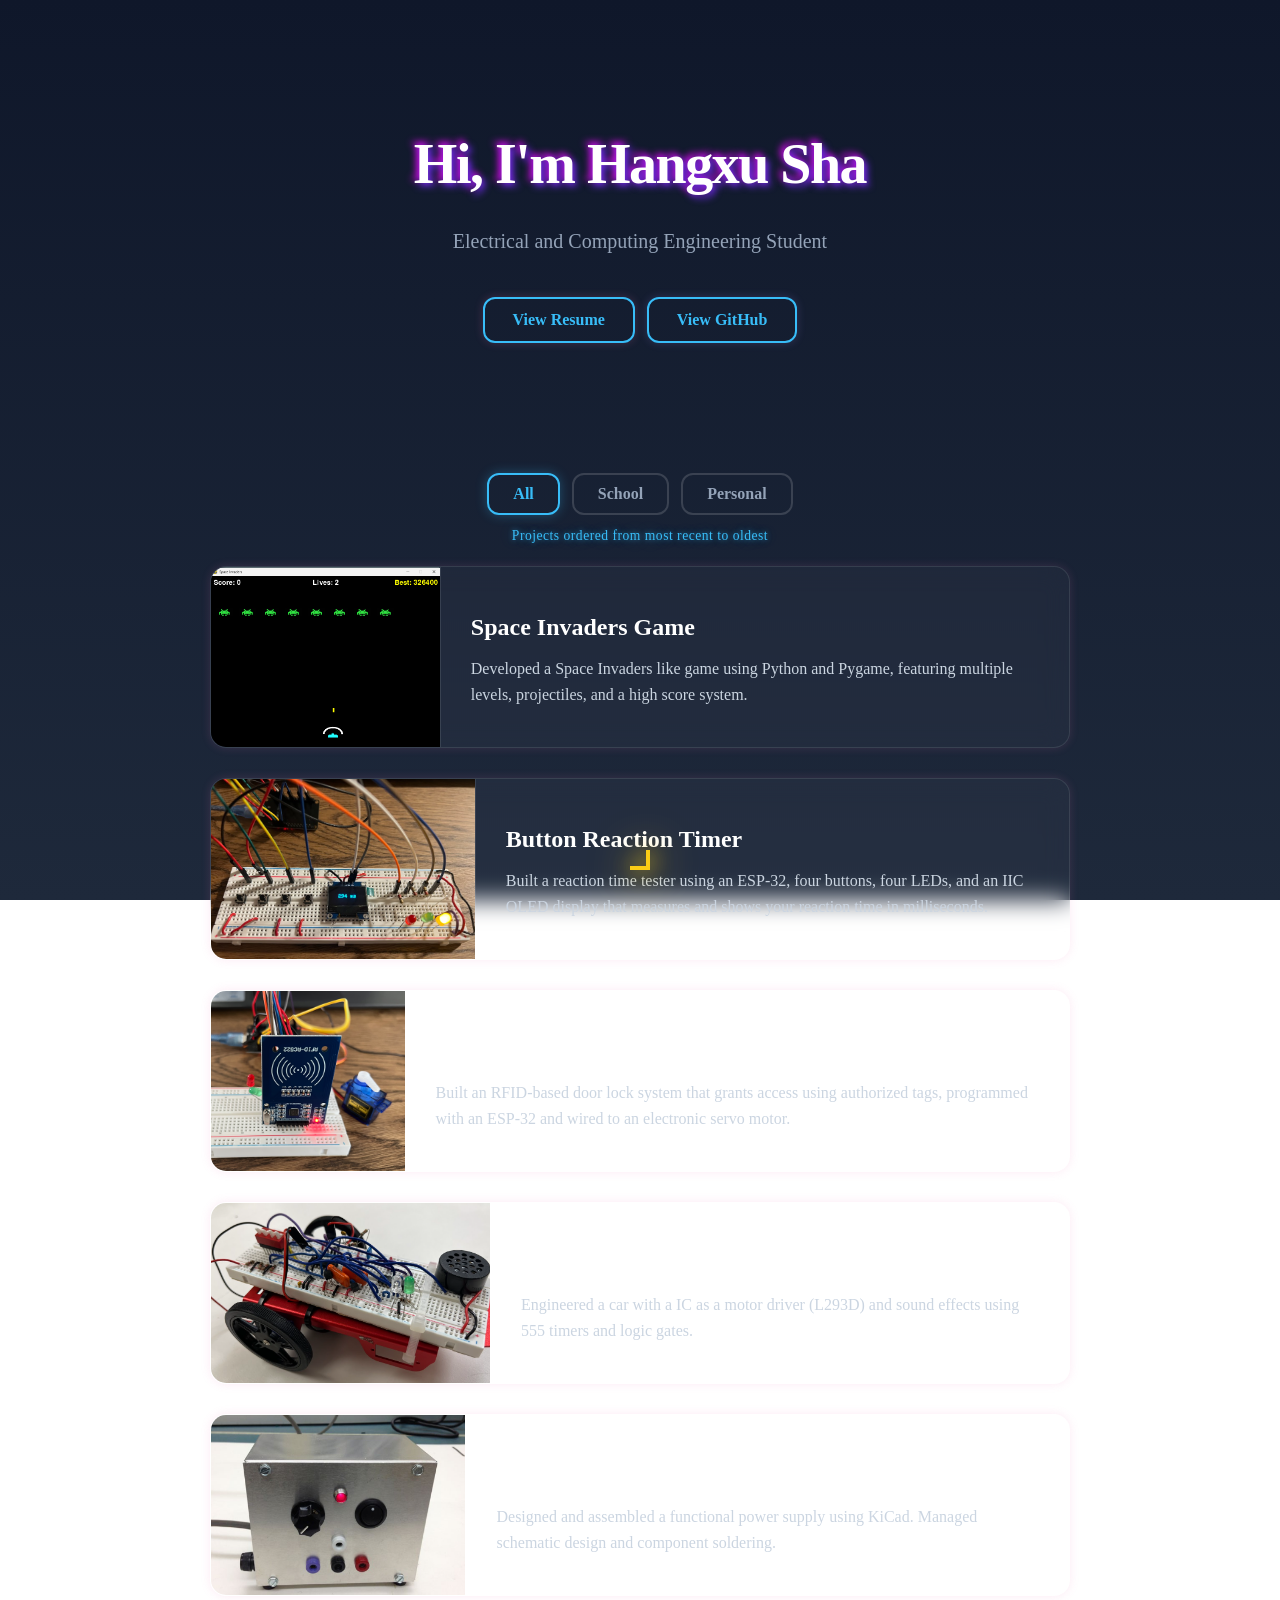
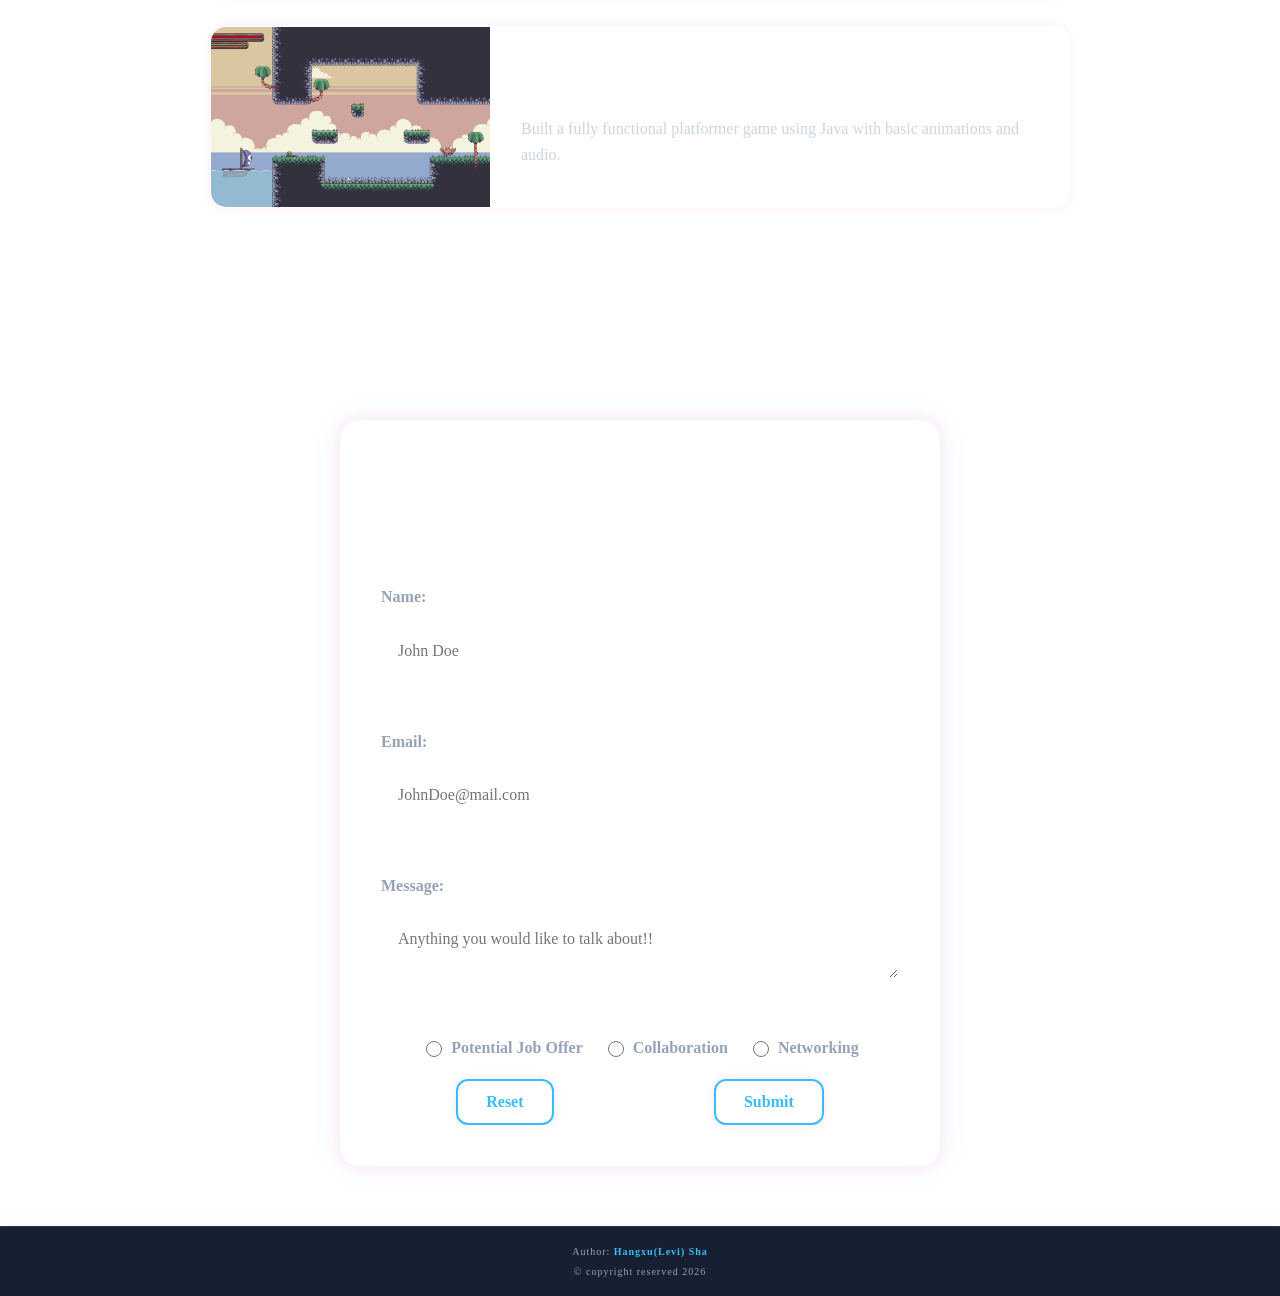
<file: index.html>
<!doctype html>
<html lang="en">
  <head>
    <meta charset="UTF-8" />
    <title>Portfolio</title>
    <link rel="stylesheet" href="style.css?v=2" />
    <link rel="icon" type="image/png" href="images/favicon.png" />
  </head>
  <body>
    <header class="hero">
      <div class="hero-content">
        <h1>Hi, I'm Hangxu Sha</h1>
        <p>Electrical and Computing Engineering Student</p>
        <!-- Replace your existing button and resume paragraph with this -->
        <p id="resume"></p>
        <div
          style="
            display: flex;
            gap: 12px;
            justify-content: center;
            flex-wrap: wrap;
          "
        >
          <button onclick="showResume()" id="resumeBtn">View Resume</button>
          <button onclick="showGithub()" id="githubBtn">View GitHub</button>
        </div>
        <p id="github"></p>
        <script>
          let isShowingResume = false;
          let isShowingGithub = false;

          function showResume() {
            if (isShowingResume) {
              document.getElementById("resume").innerHTML = "";
              document.getElementById("resumeBtn").innerHTML = "View Resume";
              isShowingResume = false;
            } else {
              document.getElementById("resume").innerHTML =
                '<a href="images/Hangxu_Sha_Resume.pdf" target="_blank" class="resume-link">Click Here for my Resume</a>';
              document.getElementById("resumeBtn").innerHTML = "Hide Resume";
              isShowingResume = true;
            }
          }

          function showGithub() {
            if (isShowingGithub) {
              document.getElementById("github").innerHTML = "";
              document.getElementById("githubBtn").innerHTML = "View GitHub";
              isShowingGithub = false;
            } else {
              document.getElementById("github").innerHTML =
                '<a href="https://github.com/Vayadris" target="_blank" class="resume-link">Click Here for my GitHub</a>';
              document.getElementById("githubBtn").innerHTML = "Hide GitHub";
              isShowingGithub = true;
            }
          }
        </script>
        <div class="scroll-indicator"><span></span></div>
      </div>
    </header>
    <div class="filter-buttons-container">
      <div class="filter-buttons">
        <button class="filter-btn active" onclick="filter('all', this)">
          All
        </button>
        <button class="filter-btn" onclick="filter('school', this)">
          School
        </button>
        <button class="filter-btn" onclick="filter('personal', this)">
          Personal
        </button>
      </div>
      <p class="sort-note">Projects ordered from most recent to oldest</p>
    </div>

    <script>
      function filter(category, element) {
        // 1. Handle filtering logic
        const cards = document.querySelectorAll(".project-card");
        cards.forEach((card) => {
          if (category === "all" || card.dataset.category === category) {
            card.style.display = "flex";
          } else {
            card.style.display = "none";
          }
        });

        // 2. Handle visual button active states
        const buttons = document.querySelectorAll(".filter-btn");
        buttons.forEach((btn) => btn.classList.remove("active"));
        element.classList.add("active");
      }
    </script>

    <main class="project-container">

      <a 
        href = "space-invaders.html"
        class="project-card"
        target="_self"
        title="Click to view project details"
        data-category="personal"
      >
        <img
          src="images/space-invaders.png"
          alt="Project: Space Invaders Game"
          class="project-image"
          title="The space invaders game I built using pygame"
        />
        <div class="project-text">
          <h3>Space Invaders Game</h3>
          <p>
            Developed a Space Invaders like game using Python and
            Pygame, featuring multiple levels, projectiles, and a high score
            system.
          </p>
        </div>
      <a
        href="button-reaction.html"
        class="project-card"
        target="_self"
        title="Click to view project details"
        data-category="personal"
      >
        <img
          src="images/button-reaction.png"
          alt="Project: Button Reaction Timer"
          class="project-image"
          title="The button reaction timer I built"
        />
        <div class="project-text">
          <h3>Button Reaction Timer</h3>
          <p>
            Built a reaction time tester using an ESP-32, four buttons, four
            LEDs, and an IIC OLED display that measures and shows your reaction
            time in milliseconds.
          </p>
        </div>
      </a>
      <a
        href="rfid-door.html"
        class="project-card"
        target="_self"
        title="Click to view project details"
        data-category="personal"
      >
        <img
          src="images/rfid_door.png"
          alt="Project: RFID Door Lock"
          class="project-image"
          title="The RFID door lock I built"
        />
        <div class="project-text">
          <h3>RFID Door Lock</h3>
          <p>
            Built an RFID-based door lock system that grants access using
            authorized tags, programmed with an ESP-32 and wired to an
            electronic servo motor.
          </p>
        </div>
      </a>

      <a
        href="logic-RC-car.html"
        class="project-card"
        target="_self"
        title="Click to view project details"
        data-category="school"
      >
        <img
          src="images/logicRC_Car.png"
          alt="Project One: logic gate car"
          class="project-image"
          title="The car that I built"
        />
        <div class="project-text">
          <h3>Logic-Gate Car</h3>
          <p>
            Engineered a car with a IC as a motor driver (L293D) and sound
            effects using 555 timers and logic gates.
          </p>
        </div>
      </a>

      <a
        href="power-supply.html"
        class="project-card"
        target="_self"
        title="Click to view project details"
        data-category="school"
      >
        <img
          src="images/power_supply_outside.png"
          alt="Project Two: AC to DC Power Supply"
          class="project-image"
          title="The completed power supply product"
        />
        <div class="project-text">
          <h3>AC to DC Power Supply</h3>
          <p>
            Designed and assembled a functional power supply using KiCad.
            Managed schematic design and component soldering.
          </p>
        </div>
      </a>

      <a
        href="java-game.html"
        class="project-card"
        target="_self"
        title="Click to view project details"
        data-category="school"
      >
        <img
          src="images/JavaGame.png"
          alt="Project Three: Java Platformer Game"
          class="project-image"
          title="The Java platformer game I developed"
        />
        <div class="project-text">
          <h3>Java Platformer Game</h3>
          <p>
            Built a fully functional platformer game using Java with basic
            animations and audio.
          </p>
        </div>
      </a>
    </main>

    <br />
    <br />

    <section class="contact-section">
      <h2>Contact Me</h2>
      <p>Feel free to reach out for collaborations or just a friendly chat!</p>
      <form
        id="contactForm"
        action="https://formspree.io/f/xnjwjenq"
        method="post"
      >
        <label for="name">Name:</label>
        <input
          type="text"
          id="name"
          name="name"
          placeholder="John Doe"
          required
        />
        <br />

        <label for="email">Email:</label>
        <input
          type="email"
          id="email"
          name="email"
          placeholder="JohnDoe@mail.com"
          required
        />
        <br />

        <label for="message">Message:</label>
        <textarea
          id="message"
          name="message"
          placeholder="Anything you would like to talk about!!"
          required
        ></textarea>
        <br />

        <div class="radio-group">
          <label
            ><input type="radio" name="reason" value="job" /> Potential Job
            Offer</label
          >
          <label
            ><input type="radio" name="reason" value="collab" />
            Collaboration</label
          >
          <label
            ><input type="radio" name="reason" value="networking" />
            Networking</label
          >
        </div>
        <div class="button-group">
          <input type="reset" />
          <input type="submit" />
        </div>
      </form>

      <p
        id="thankYou"
        style="
          display: none;
          color: #38bdf8;
          text-align: center;
          margin-top: 15px;
        "
      >
        Thanks for reaching out! I'll get back to you soon.
      </p>

      <script>
        document
          .getElementById("contactForm")
          .addEventListener("submit", function (e) {
            e.preventDefault();
            fetch(this.action, { method: "POST", body: new FormData(this) });
            this.reset();
            document.getElementById("thankYou").style.display = "block";
            setTimeout(function () {
              document.getElementById("thankYou").style.display = "none";
            }, 30000);
          });
      </script>
    </section>

    <footer>
      <small>Author: <span>Hangxu(Levi) Sha</span> </small><br />
      <small>&copy; copyright reserved 2026 </small><br />
    </footer>

    <!--arrow fades when it reaches the bottom of the page, -->
    <script>
      window.addEventListener("scroll", function () {
        const downArrow = document.querySelector(".scroll-indicator");
        const upArrow = document.querySelector(".scroll-top");
        const scrollTop = window.scrollY;
        const windowHeight = window.innerHeight;
        const fullHeight = document.documentElement.scrollHeight;

        if (scrollTop + windowHeight >= fullHeight - 50) {
          downArrow.style.opacity = "0";
          upArrow.style.opacity = "1";
        } else {
          downArrow.style.opacity = "1";
          upArrow.style.opacity = "0";
        }
      });
    </script>

    <div
      class="scroll-top"
      onclick="window.scrollTo({ top: 0, behavior: 'smooth' })"
    >
      <span></span>
    </div>
  </body>
</html>
</file>
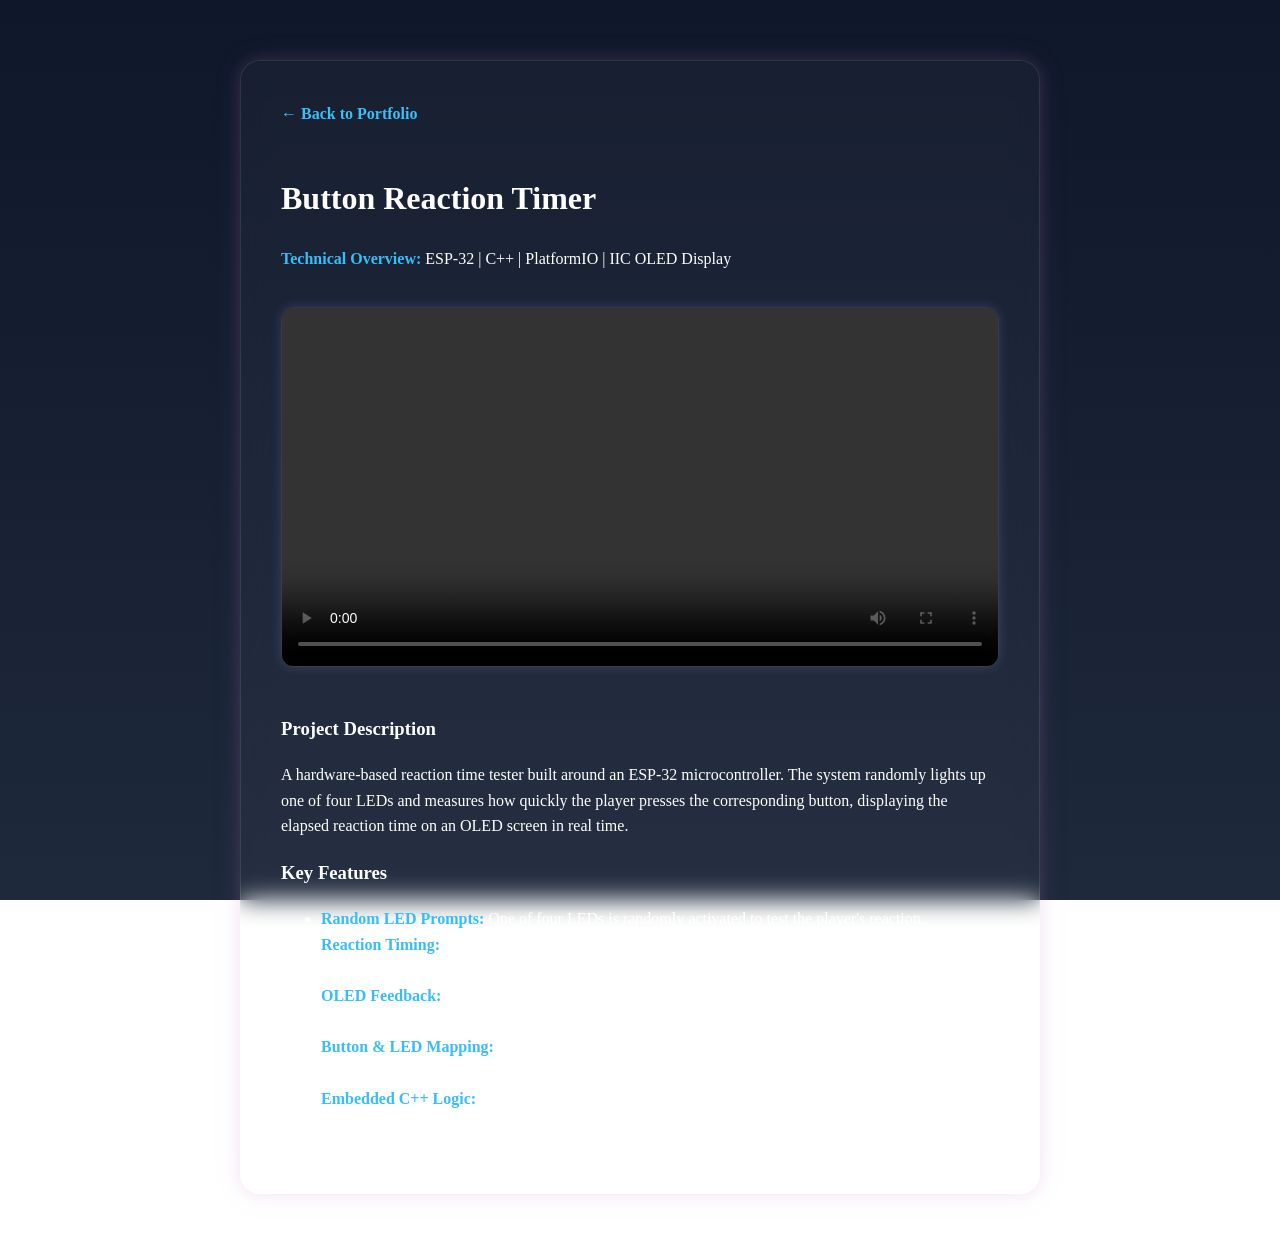
<file: button-reaction.html>
<!doctype html>
<html lang="en">
  <head>
    <meta charset="UTF-8" />
    <title>Project Detail | Button Reaction Timer</title>
    <link rel="stylesheet" href="style.css" />
    <link rel="icon" type="image/png" href="images/favicon.png" />
  </head>
  <body>
    <div class="detail-container">
      <a href="index.html" class="back-btn">← Back to Portfolio</a>

      <h1>Button Reaction Timer</h1>
      <p><strong>Technical Overview:</strong> ESP-32 | C++ | PlatformIO | IIC OLED Display</p>

      <video width="100%" height="auto" controls class="full-img">
        <source src="images/button-reaction.mp4" type="video/mp4" />
        Your browser does not support the video tag.
      </video>

      <h3>Project Description</h3>
      <p>
        A hardware-based reaction time tester built around an ESP-32 microcontroller. The system
        randomly lights up one of four LEDs and measures how quickly the player presses the
        corresponding button, displaying the elapsed reaction time on an OLED screen in real time.
      </p>

      <h3>Key Features</h3>
      <ul>
        <li>
          <strong>Random LED Prompts:</strong> One of four LEDs is randomly activated to test the player's reaction.
        </li>
        <li>
          <strong>Reaction Timing:</strong> The ESP-32 measures the time between the LED
          lighting up and the correct button being pressed.
        </li>
        <li>
          <strong>OLED Feedback:</strong> An IIC OLED display shows the reaction time result
          immediately after each round so the player can track their performance.
        </li>
        <li>
          <strong>Button & LED Mapping:</strong> Each of the four buttons corresponds to one LED,
          requiring the player to match the correct input to the lit output.
        </li>
        <li>
          <strong>Embedded C++ Logic:</strong> Programmed in C++ using PlatformIO,
          handling GPIO input/output, timing, and display rendering on a single microcontroller.
        </li>
      </ul>
    </div>
  </body>
</html>
</file>
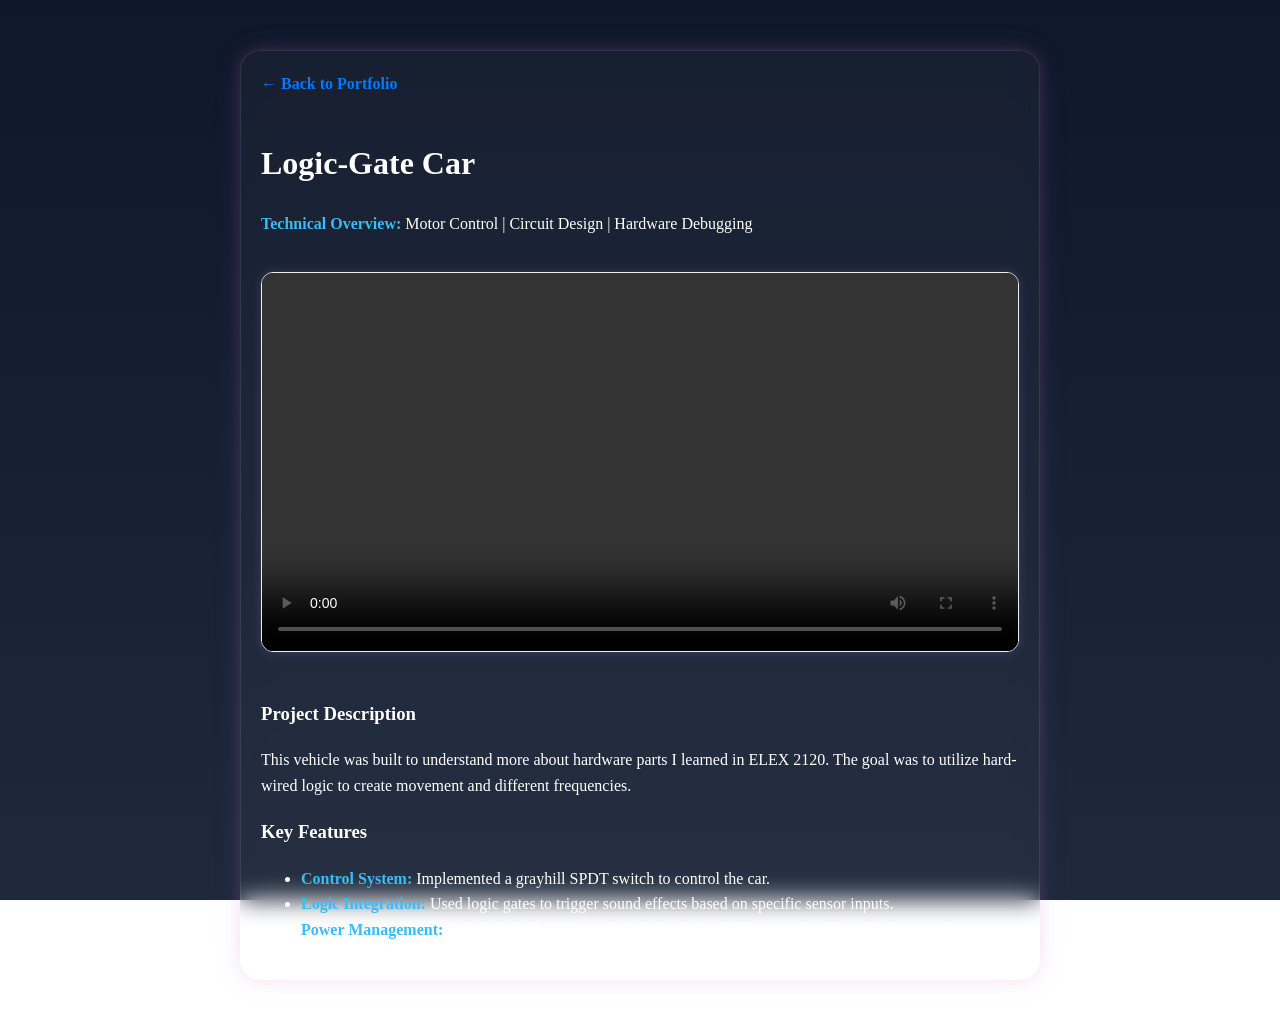
<file: logic-RC-car.html>
<!doctype html>
<html lang="en">
  <head>
    <meta charset="UTF-8" />
    <title>RC Logic Car | Project Detail</title>
    <link rel="stylesheet" href="style.css" />
    <link rel="icon" type="image/png" href="images/favicon.png" />
    <style>
      .detail-container {
        max-width: 800px;
        margin: 50px auto;
        padding: 20px;
      }
      .back-btn {
        text-decoration: none;
        color: #007aff;
        font-weight: 600;
        display: inline-block;
        margin-bottom: 20px;
      }
      .full-img {
        width: 100%;
        border-radius: 12px;
        margin: 20px 0;
        border: 1px solid #eee;
      }
    </style>
  </head>
  <body>
    <div class="detail-container">
      <a href="index.html" class="back-btn">← Back to Portfolio</a>
      <h1>Logic-Gate Car</h1>
      <p>
        <strong>Technical Overview:</strong> Motor Control | Circuit Design |
        Hardware Debugging
      </p>

      <video width="100%" height="auto" controls class="full-img">
        <source src="images/RC_car_video.mp4" type="video/mp4" />
        Your browser does not support the video tag.
      </video>

      <h3>Project Description</h3>
      <p>
        This vehicle was built to understand more about hardware parts I learned
        in ELEX 2120. The goal was to utilize hard-wired logic to create
        movement and different frequencies.
      </p>

      <h3>Key Features</h3>
      <ul>
        <li>
          <strong>Control System:</strong> Implemented a grayhill SPDT switch to
          control the car.
        </li>
        <li>
          <strong>Logic Integration:</strong> Used logic gates to trigger sound
          effects based on specific sensor inputs.
        </li>
        <li>
          <strong>Power Management:</strong> Integrated an L293D H-bridge to
          handle bidirectional motor control efficiently.
        </li>
      </ul>
    </div>
  </body>
</html>
</file>
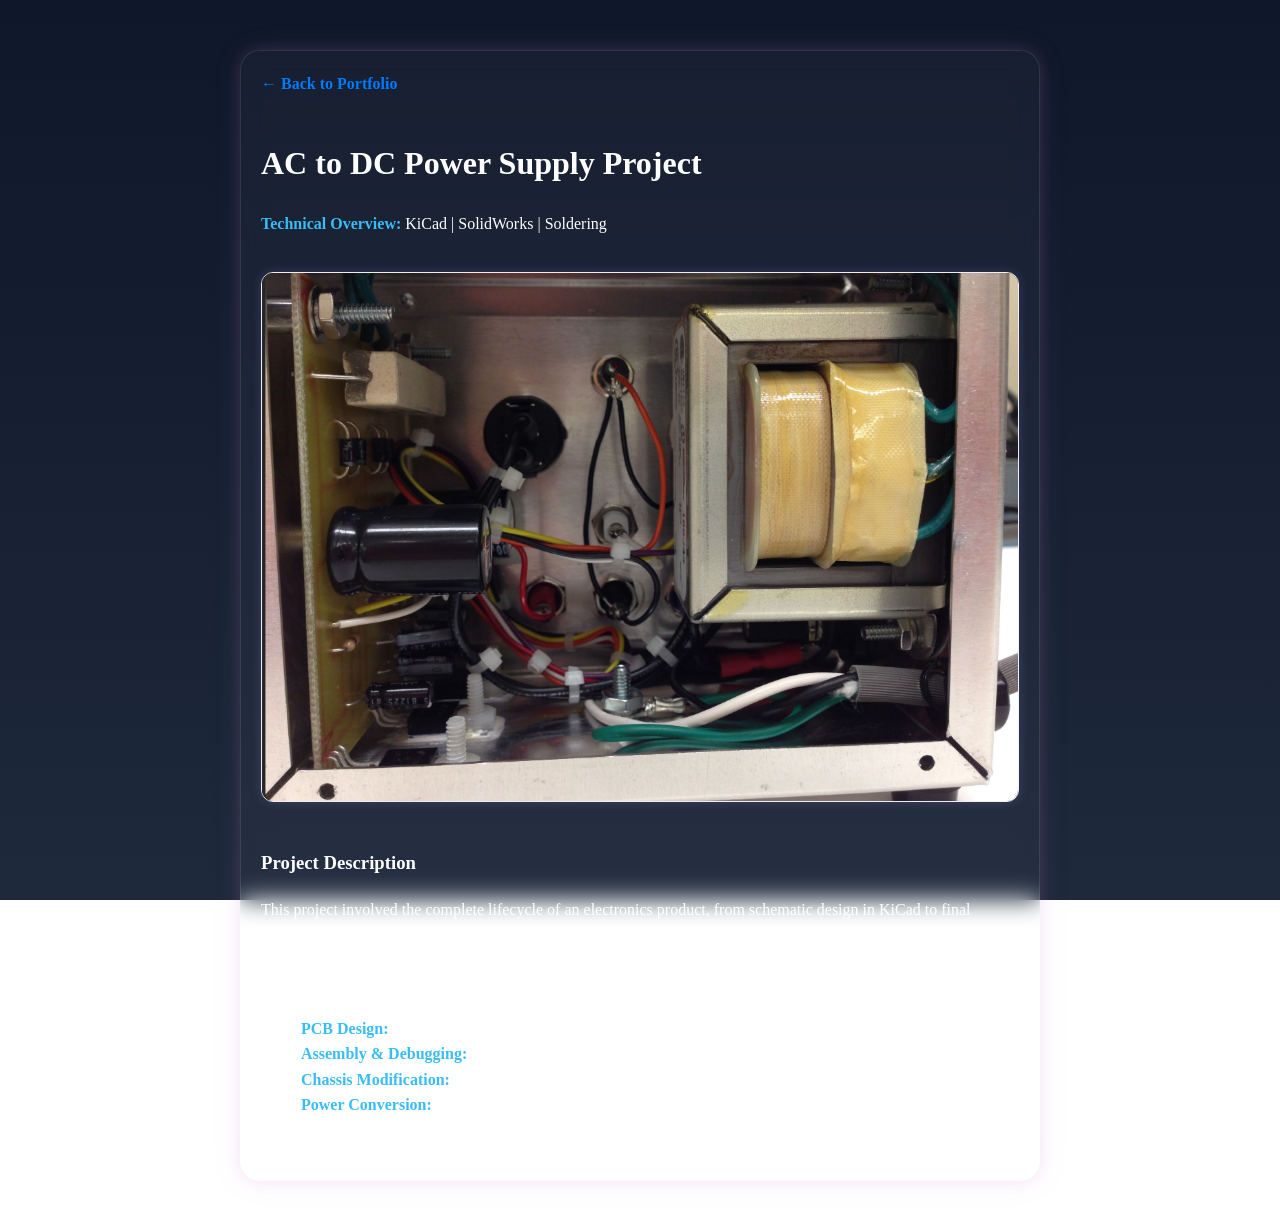
<file: power-supply.html>
<!doctype html>
<html lang="en">
  <head>
    <meta charset="UTF-8" />
    <title>Project Detail | AC to DC Power Supply</title>
    <link rel="stylesheet" href="style.css" />
    <link rel="icon" type="image/png" href="images/favicon.png" />
    <style>
      /* Extra styles just for this page to make it look fancy */
      .detail-container {
        max-width: 800px;
        margin: 50px auto;
        padding: 20px;
      }
      .back-btn {
        text-decoration: none;
        color: #007aff;
        font-weight: 600;
        display: inline-block;
        margin-bottom: 20px;
      }
      .full-img {
        width: 100%;
        border-radius: 12px;
        margin: 20px 0;
        border: 1px solid #eee;
      }
    </style>
  </head>
  <body>
    <div class="detail-container">
      <a href="index.html" class="back-btn">← Back to Portfolio</a>

      <h1>AC to DC Power Supply Project</h1>
      <p><strong>Technical Overview:</strong> KiCad | SolidWorks | Soldering</p>

      <img
        src="images/power_supply_interior.png"
        alt="Power Supply Detailed View"
        class="full-img"
      />

      <h3>Project Description</h3>
      <p>
        This project involved the complete lifecycle of an electronics product,
        from schematic design in KiCad to final assembly and debugging.
      </p>

      <h3>Key Features</h3>
      <ul>
        <li>
          <strong>PCB Design:</strong> Designed PCB and schematics using KiCad.
        </li>
        <li>
          <strong>Assembly & Debugging:</strong> Soldered components onto PCB
          and debugged connections using a DMM.
        </li>
        <li>
          <strong>Chassis Modification:</strong> Modified chassis using
          SolidWorks.
        </li>
        <li>
          <strong>Power Conversion:</strong> Constructed a final product that
          converts AC 120V into variable and constant DC with a built-in fuse
          and grounding.
        </li>
      </ul>
    </div>
  </body>
</html>
</file>
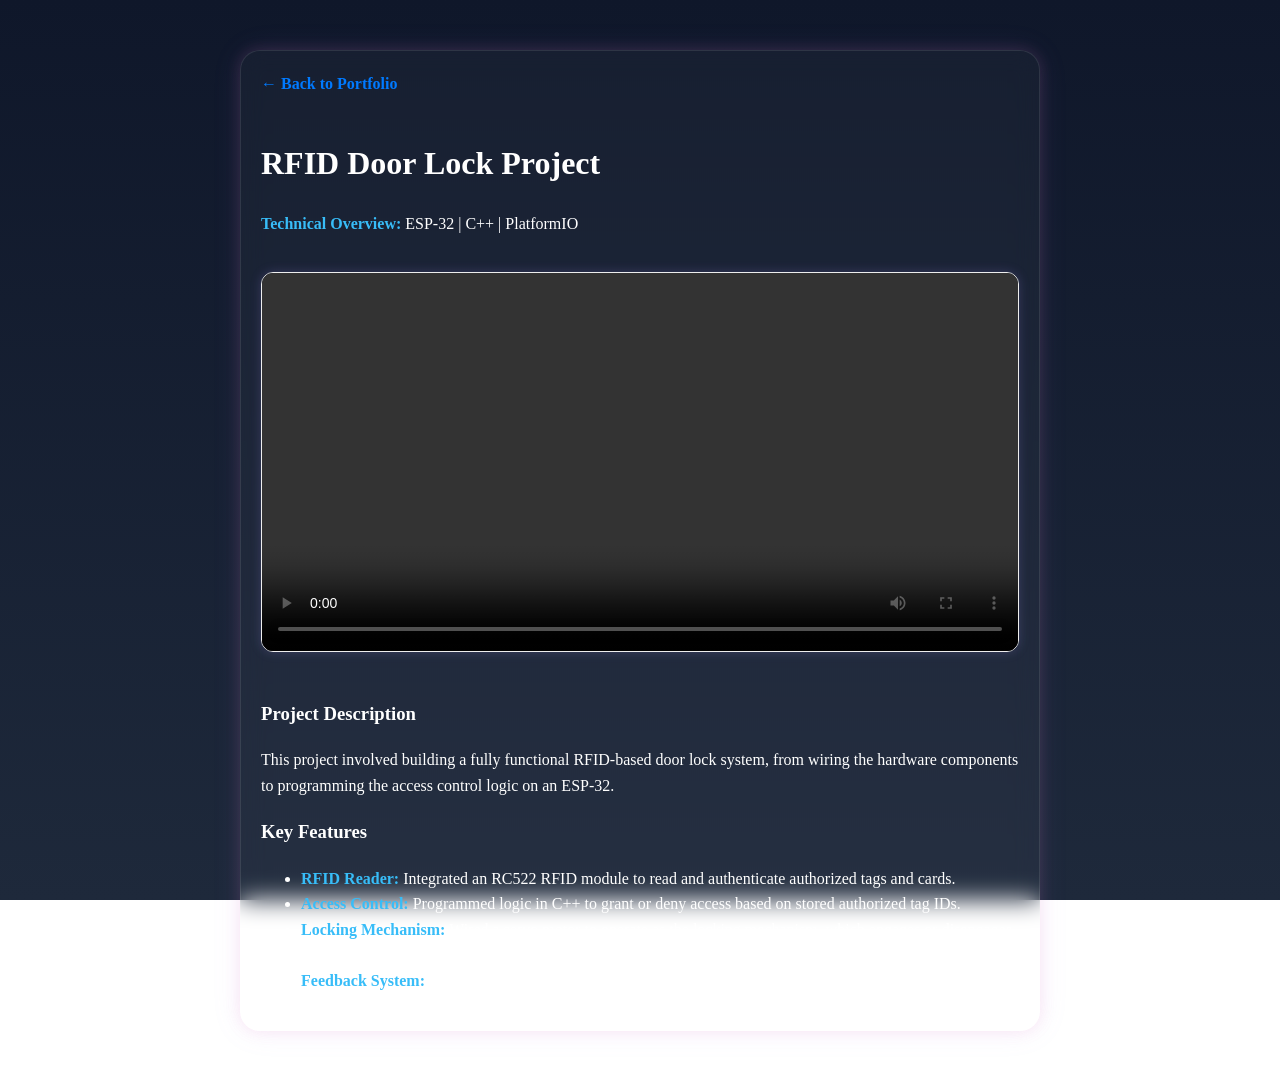
<file: rfid-door.html>
<!doctype html>
<html lang="en">
  <head>
    <meta charset="UTF-8" />
    <title>Project Detail | RFID Door Lock</title>
    <link rel="stylesheet" href="style.css" />
    <link rel="icon" type="image/png" href="images/favicon.png" />
    <style>
      .detail-container {
        max-width: 800px;
        margin: 50px auto;
        padding: 20px;
      }
      .back-btn {
        text-decoration: none;
        color: #007aff;
        font-weight: 600;
        display: inline-block;
        margin-bottom: 20px;
      }
      .full-img {
        width: 100%;
        border-radius: 12px;
        margin: 20px 0;
        border: 1px solid #eee;
      }
    </style>
  </head>
  <body>
    <div class="detail-container">
      <a href="index.html" class="back-btn">← Back to Portfolio</a>

      <h1>RFID Door Lock Project</h1>
      <p><strong>Technical Overview:</strong> ESP-32 | C++ | PlatformIO</p>

      <video width="100%" height="auto" controls class="full-img">
        <source src="images/rfid_door.mp4" type="video/mp4" />
        Your browser does not support the video tag.
      </video>

      <h3>Project Description</h3>
      <p>
        This project involved building a fully functional RFID-based door lock
        system, from wiring the hardware components to programming the access
        control logic on an ESP-32.
      </p>

      <h3>Key Features</h3>
      <ul>
        <li>
          <strong>RFID Reader:</strong> Integrated an RC522 RFID module to read
          and authenticate authorized tags and cards.
        </li>
        <li>
          <strong>Access Control:</strong> Programmed logic in C++ to grant or
          deny access based on stored authorized tag IDs.
        </li>
        <li>
          <strong>Locking Mechanism:</strong> Wired a servo motor to operate as
          the locking mechanism, which engages or disengages based on access
          permissions.
        </li>
        <li>
          <strong>Feedback System:</strong> Added LED and buzzer feedback to
          indicate whether access was granted or denied.
        </li>
      </ul>
    </div>
  </body>
</html>
</file>
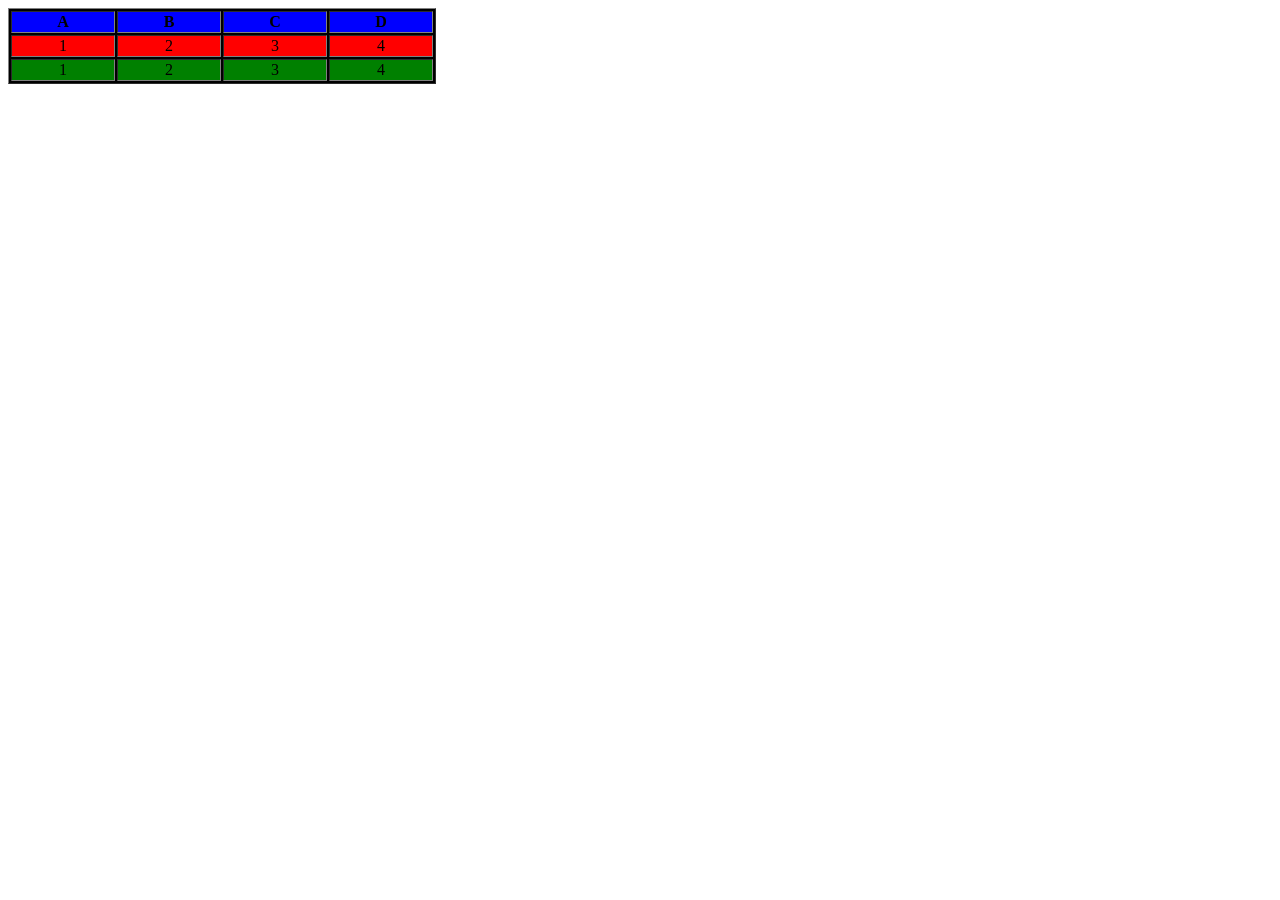
<file: test.html>
<!DOCTYPE html> 
<html lang="en">
<head>
    <meta charset="UTF-8">
    <title>Java Platformer | Project Detail</title>
  
   
</head>
<body>
    <table border = "1" style = "background-color: black;">
        <tr align="center" style = "background-color: blue;">
        <th width = "100">A</th>
        <th width = "100">B</th>
        <th width = "100">C</th>
        <th width = "100">D</th>
        </tr>
        <tr align="center" style = "background-color: red;">
        <td>1</td>
        <td>2</td>
        <td>3</td>
        <td>4</td>
        </tr>
        <tr align="center" style = "background-color: green;">
        <td>1</td>
        <td>2</td>
        <td>3</td>
        <td>4</td>
        </tr>

    </table>
<!--
combinators = explains the relationship
              between listed selectors
    (space) = descendant all kids
    >       = child only its childs not grandchildren
    ~       = general sibling all brothers and sisters AFTER
    +       = adjacent sibling the sibling right AFTER
    css cant go backwards to previous sibling
-->
</html>
</file>
<file: style.css>
* {
  box-sizing: border-box;
}

body {
  font-family: "Times New Roman", serif;
  margin: 0;
  padding: 0;
  background: linear-gradient(180deg, #0f172a 0%, #1e293b 100%);
  background-attachment: fixed;
  color: #ffffff;
  line-height: 1.6;
  min-height: 100vh;
}

.hero {
  padding: 120px 20px 80px 20px;
  text-align: center;
  display: flex;
  flex-direction: column;
  align-items: center;
}

.hero-content {
  background: transparent;
  padding: 0;
  margin: 0;
}

.hero-content h1 {
  font-size: 3.5rem;
  text-shadow:
    3px 3px 7px rgb(108, 43, 230),
    -3px -3px 7px hsl(295, 91%, 48%);
  margin: 0;
  font-weight: 700;
  letter-spacing: -1.5px;
  color: #ffffff;
}

.hero-content p {
  font-size: 1.25rem;
  color: #94a3b8;
  margin-top: 15px;
  max-width: 600px;
}

.filter-buttons {
  display: flex;
  gap: 12px;
  justify-content: center;
  margin-top: 30px;
}

.filter-btn {
  padding: 10px 24px;
  background: transparent;
  color: #94a3b8;
  border: 2px solid rgba(255, 255, 255, 0.15);
  border-radius: 12px;
  font-family: "Times New Roman", serif;
  font-size: 1rem;
  font-weight: 600;
  cursor: pointer;
  transition: all 0.3s ease;
}

.filter-btn:hover {
  border-color: #38bdf8;
  color: #38bdf8;
  box-shadow: 0 0 10px rgba(56, 189, 248, 0.2);
}

.filter-btn.active {
  background: transparent;
  color: #38bdf8;
  border-color: #38bdf8;
  box-shadow: 0 0 12px rgba(56, 189, 248, 0.3);
}

.sort-note {
  font-size: 0.85rem !important;
  color: #475569 !important;
  margin-top: 12px !important;
  letter-spacing: 0.5px;
}

.project-container {
  max-width: 900px;
  margin: 0 auto 100px auto;
  padding: 0 20px;
}

.project-card {
  display: flex;
  align-items: center;
  background: rgba(255, 255, 255, 0.03);
  backdrop-filter: blur(12px);
  -webkit-backdrop-filter: blur(12px);
  border: 1px solid rgba(255, 255, 255, 0.1);
  border-radius: 16px;
  margin-bottom: 30px;
  overflow: hidden;
  text-decoration: none;
  color: inherit;
  transition: all 0.3s ease;
  box-shadow: 0 0 10px rgba(244, 114, 182, 0.15);
}

.project-card:hover {
  transform: translateY(-5px);
  border-color: #38bdf8;
  background: rgba(255, 255, 255, 0.07);
  box-shadow: 0 0 20px rgba(167, 139, 250, 0.3);
}

.project-image {
  width: 280px;
  height: 180px;
  object-fit: cover;
  border-right: 1px solid rgba(255, 255, 255, 0.1);
}

.project-text {
  padding: 30px;
}

.project-text h3 {
  margin: 0 0 10px 0;
  font-size: 1.5rem;
  color: #ffffff;
}

.project-text p {
  color: #cbd5e1;
  margin: 0;
}

.detail-container {
  max-width: 800px;
  margin: 60px auto;
  padding: 40px;
  background: rgba(255, 255, 255, 0.03);
  backdrop-filter: blur(12px);
  border: 1px solid rgba(255, 255, 255, 0.1);
  border-radius: 20px;
  box-shadow:
    0 0 15px rgba(244, 114, 182, 0.15),
    0 0 30px rgba(167, 139, 250, 0.1);
}

.back-btn {
  display: inline-block;
  color: hsl(198, 93%, 60%);
  text-decoration: none;
  font-weight: 600;
  margin-bottom: 25px;
}

.back-btn:hover {
  color: hsl(198, 93%, 80%);
  transform: translateY(-2px);

  text-shadow:
    0 0 5px rgba(56, 189, 248, 0.6),
    0 0 15px rgba(56, 189, 248, 0.3);
}

.full-img {
  width: 100%;
  border-radius: 12px;
  margin: 20px 0;
  border: 1px solid rgba(255, 255, 255, 0.1);
  box-shadow: 0 0 12px rgba(167, 139, 250, 0.2);
}

strong {
  color: #38bdf8;
}

@media (max-width: 768px) {
  .project-card {
    flex-direction: column;
  }
  .project-image {
    width: 100%;
    height: 200px;
    border-right: none;
    border-bottom: 1px solid rgba(255, 255, 255, 0.1);
  }
  .hero-content h1 {
    font-size: 2.5rem;
  }
  .filter-buttons {
    flex-wrap: wrap;
  }
}

#resumeBtn {
  margin-top: 20px;
  padding: 12px 28px;
  background: transparent;
  color: #38bdf8;
  border: 2px solid #38bdf8;
  border-radius: 12px;
  font-family: "Times New Roman", serif;
  font-size: 1rem;
  font-weight: 600;
  cursor: pointer;
  transition: all 0.3s ease;
  box-shadow: 0 0 10px rgba(244, 114, 182, 0.2);
}
#githubBtn {
  margin-top: 20px;
  padding: 12px 28px;
  background: transparent;
  color: #38bdf8;
  border: 2px solid #38bdf8;
  border-radius: 12px;
  font-family: "Times New Roman", serif;
  font-size: 1rem;
  font-weight: 600;
  cursor: pointer;
  transition: all 0.3s ease;
  box-shadow: 0 0 10px rgba(167, 139, 250, 0.2);
}

#resumeBtn:hover {
  background: #38bdf8;
  color: #0f172a;
  transform: translateY(-3px);
  box-shadow: 0 0 15px rgba(167, 139, 250, 0.3);
}

#githubBtn:hover {
  background: #38bdf8;
  color: #0f172a;
  transform: translateY(-3px);
  box-shadow: 0 0 15px rgba(167, 139, 250, 0.3);
}

.resume-link {
  color: #94a3b8;
  font-family: "Times New Roman", serif;
  font-weight: 600;
  text-decoration: none;
  transition: all 0.3s ease;
}

.resume-link:hover {
  color: #38bdf8;
  text-decoration: underline;
}

.centered {
  text-align: center;
}

.contact-section {
  max-width: 600px;
  margin: 60px auto;
  padding: 40px;
  background: rgba(255, 255, 255, 0.03);
  backdrop-filter: blur(12px);
  border: 1px solid rgba(255, 255, 255, 0.1);
  border-radius: 20px;
  text-align: center;
  box-shadow:
    0 0 15px rgba(244, 114, 182, 0.15),
    0 0 30px rgba(167, 139, 250, 0.1);
}

.contact-section form {
  display: flex;
  flex-direction: column;
  gap: 15px;
  margin-top: 20px;
  text-align: left;
}

.contact-section label {
  color: #94a3b8;
  font-weight: 600;
  margin-bottom: 4px;
}

.contact-section input,
.contact-section textarea {
  background: rgba(255, 255, 255, 0.05);
  border: 1px solid rgba(255, 255, 255, 0.1);
  border-radius: 10px;
  padding: 12px 16px;
  color: #ffffff;
  font-family: "Times New Roman", serif;
  font-size: 1rem;
  outline: none;
  transition: all 0.3s ease;
  width: 100%;
}

.contact-section input:focus,
.contact-section textarea:focus {
  border-color: #38bdf8;
  box-shadow: 0 0 8px rgba(244, 114, 182, 0.2);
}

.contact-section input[type="submit"] {
  background: transparent;
  color: #38bdf8;
  border: 2px solid #38bdf8;
  border-radius: 12px;
  padding: 12px 28px;
  font-family: "Times New Roman", serif;
  font-size: 1rem;
  font-weight: 600;
  cursor: pointer;
  transition: all 0.3s ease;
  width: auto;
  margin: 0 auto;
  box-shadow: 0 0 10px rgba(244, 114, 182, 0.2);
}

.contact-section input[type="submit"]:hover {
  background: #38bdf8;
  color: #0f172a;
  transform: translateY(-3px);
  box-shadow: 0 0 15px rgba(167, 139, 250, 0.3);
}

.contact-section input[type="reset"] {
  background: transparent;
  color: #38bdf8;
  border: 2px solid #38bdf8;
  border-radius: 12px;
  padding: 12px 28px;
  font-family: "Times New Roman", serif;
  font-size: 1rem;
  font-weight: 600;
  cursor: pointer;
  transition: all 0.3s ease;
  width: auto;
  margin: 0 auto;
  box-shadow: 0 0 10px rgba(167, 139, 250, 0.2);
}

.contact-section input[type="reset"]:hover {
  background: #38bdf8;
  color: #0f172a;
  transform: translateY(-3px);
  box-shadow: 0 0 15px rgba(244, 114, 182, 0.3);
}

.button-group {
  display: flex;
  gap: 10px;
  justify-content: center;
}

.radio-group {
  display: flex;
  gap: 20px;
  justify-content: center;
  flex-wrap: wrap;
}

.radio-group label {
  display: flex;
  align-items: center;
  gap: 6px;
  color: #94a3b8;
  cursor: pointer;
}

.radio-group input[type="radio"] {
  accent-color: #38bdf8;
  width: 16px;
  height: 16px;
}

footer {
  text-align: center;
  padding: 15px 20px;
  margin-top: 60px;
  border-top: 1px solid rgba(255, 255, 255, 0.1);
  color: #94a3b8;
  font-family: "Times New Roman", serif;
  font-size: 0.75rem;
  letter-spacing: 1px;
  background: #162032;
  box-shadow: 0 0 15px rgba(167, 139, 250, 0.1);
}

footer span {
  color: #38bdf8;
  font-weight: 600;
}

@keyframes bounce {
  0%,
  20%,
  50%,
  80%,
  100% {
    transform: translateY(0) rotate(45deg);
    opacity: 0.3;
  }
  40% {
    transform: translateY(15px) rotate(45deg);
    opacity: 1;
  }
  60% {
    transform: translateY(7px) rotate(45deg);
    opacity: 0.8;
  }
}

.scroll-indicator {
  position: fixed;
  bottom: 30px;
  left: 50%;
  transform: translateX(-50%);
  display: flex;
  justify-content: center;
  z-index: 10;
  transition: opacity 0.5s ease;
}

.scroll-indicator span {
  width: 20px;
  height: 20px;
  border-bottom: 4px solid #facc15;
  border-right: 4px solid #facc15;
  filter: drop-shadow(0 0 10px #facc15) drop-shadow(0 0 20px #facc15);
  animation: bounce 2s infinite;
  cursor: pointer;
}

.scroll-top {
  position: fixed;
  top: 30px;
  left: 50%;
  transform: translateX(-50%) rotate(225deg);
  display: flex;
  justify-content: center;
  z-index: 10;
  opacity: 0;
  transition: opacity 0.5s ease;
  cursor: pointer;
}

.scroll-top span {
  width: 20px;
  height: 20px;
  border-bottom: 3px solid #facc15;
  border-right: 3px solid #facc15;
}

.filter-buttons-container {
  text-align: center;
  margin-top: 30px;
  margin-bottom: 20px;
}

.filter-buttons {
  display: flex;
  gap: 12px;
  justify-content: center;
  margin-bottom: 10px; /* Space between buttons and your timeline text */
}

/* Rest of your existing filter-btn styles remain identical */
.filter-btn {
  padding: 10px 24px;
  background: transparent;
  color: #94a3b8;
  border: 2px solid rgba(255, 255, 255, 0.15);
  border-radius: 12px;
  font-family: "Times New Roman", serif;
  font-size: 1rem;
  font-weight: 600;
  cursor: pointer;
  transition: all 0.3s ease;
}

.filter-btn:hover {
  border-color: #38bdf8;
  color: #38bdf8;
  box-shadow: 0 0 10px rgba(56, 189, 248, 0.2);
}

.filter-btn.active {
  background: transparent;
  color: #38bdf8;
  border-color: #38bdf8;
  box-shadow: 0 0 12px rgba(56, 189, 248, 0.3);
}

.sort-note {
  font-size: 0.85rem !important;
  color: #38bdf8 !important; /* Changes the text color to your neon blue */
  margin: 0 !important;
  letter-spacing: 0.5px;

  /* Adds the neon glow effect using layers of blur */
  text-shadow:
    0 0 5px rgba(56, 189, 248, 0.6),
    0 0 15px rgba(56, 189, 248, 0.3);
}
</file>
